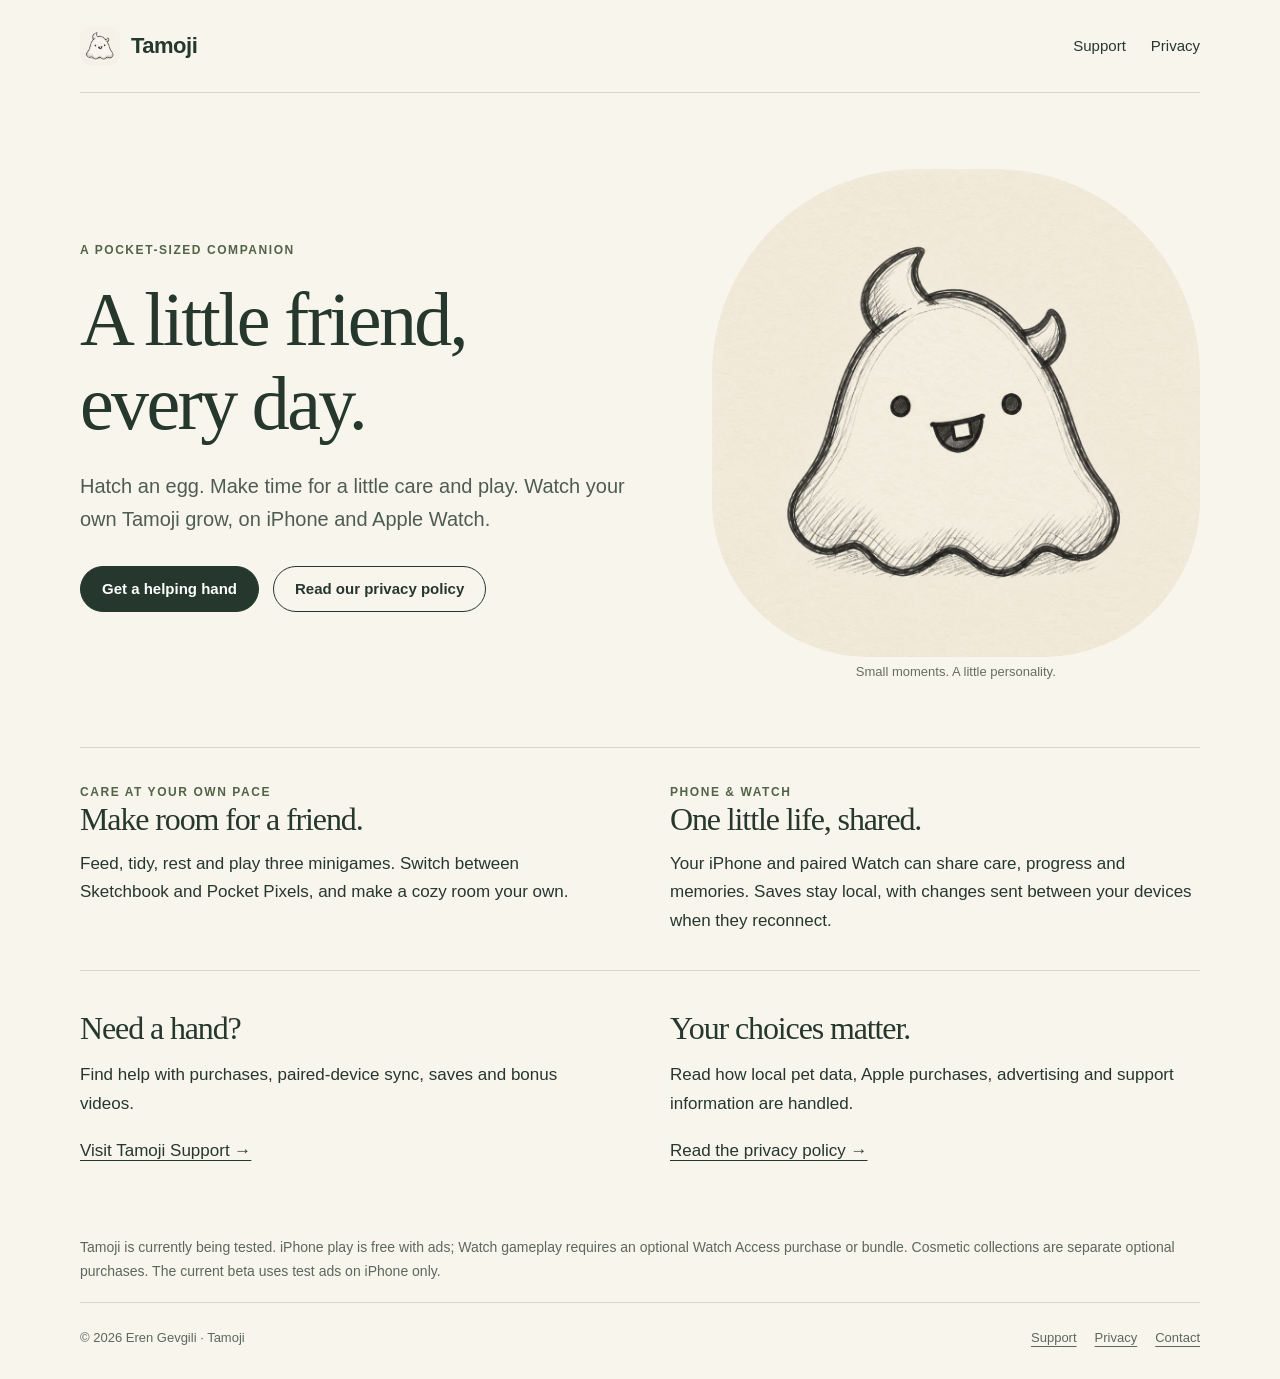
<file: index.html>
<!doctype html><html lang="en"><head><meta charset="utf-8"><meta name="viewport" content="width=device-width, initial-scale=1"><title>Tamoji — A little friend, every day</title><meta name="description" content="Support and privacy information for Tamoji, a virtual pet for iPhone and Apple Watch."><link rel="icon" href="./assets/tamoji.png"><link rel="stylesheet" href="./assets/site.css"><meta name="theme-color" content="#f8f5ed"></head><body><a class="skip" href="#main">Skip to content</a><header><a class="brand" href="./"><img src="./assets/tamoji.png" width="40" height="40" alt="">Tamoji</a><nav aria-label="Main navigation"><a href="./support/">Support</a><a href="./privacy/">Privacy</a></nav></header><main id="main"><section class="hero"><div><p class="eyebrow">A pocket-sized companion</p><h1>A little friend,<br>every day.</h1><p class="lede">Hatch an egg. Make time for a little care and play. Watch your own Tamoji grow, on iPhone and Apple Watch.</p><div class="actions"><a class="button primary" href="support/">Get a helping hand</a><a class="button" href="privacy/">Read our privacy policy</a></div></div><figure class="hero-art"><img src="assets/tamoji.png" alt="Tamoji, a smiling little creature drawn in pencil" width="1024" height="1024"><figcaption class="caption">Small moments. A little personality.</figcaption></figure></section><section class="intro-band"><div><p class="eyebrow">Care at your own pace</p><h2>Make room for a friend.</h2><p>Feed, tidy, rest and play three minigames. Switch between Sketchbook and Pocket Pixels, and make a cozy room your own.</p></div><div><p class="eyebrow">Phone &amp; Watch</p><h2>One little life, shared.</h2><p>Your iPhone and paired Watch can share care, progress and memories. Saves stay local, with changes sent between your devices when they reconnect.</p></div></section><section class="links-section"><div><h2>Need a hand?</h2><p>Find help with purchases, paired-device sync, saves and bonus videos.</p><a href="support/">Visit Tamoji Support →</a></div><div><h2>Your choices matter.</h2><p>Read how local pet data, Apple purchases, advertising and support information are handled.</p><a href="privacy/">Read the privacy policy →</a></div></section><p class="small">Tamoji is currently being tested. iPhone play is free with ads; Watch gameplay requires an optional Watch Access purchase or bundle. Cosmetic collections are separate optional purchases. The current beta uses test ads on iPhone only.</p></main><footer><span>© 2026 Eren Gevgili · Tamoji</span><span><a href="./support/">Support</a><a href="./privacy/">Privacy</a><a href="mailto:support@picklz.app">Contact</a></span></footer></body></html>
</file>
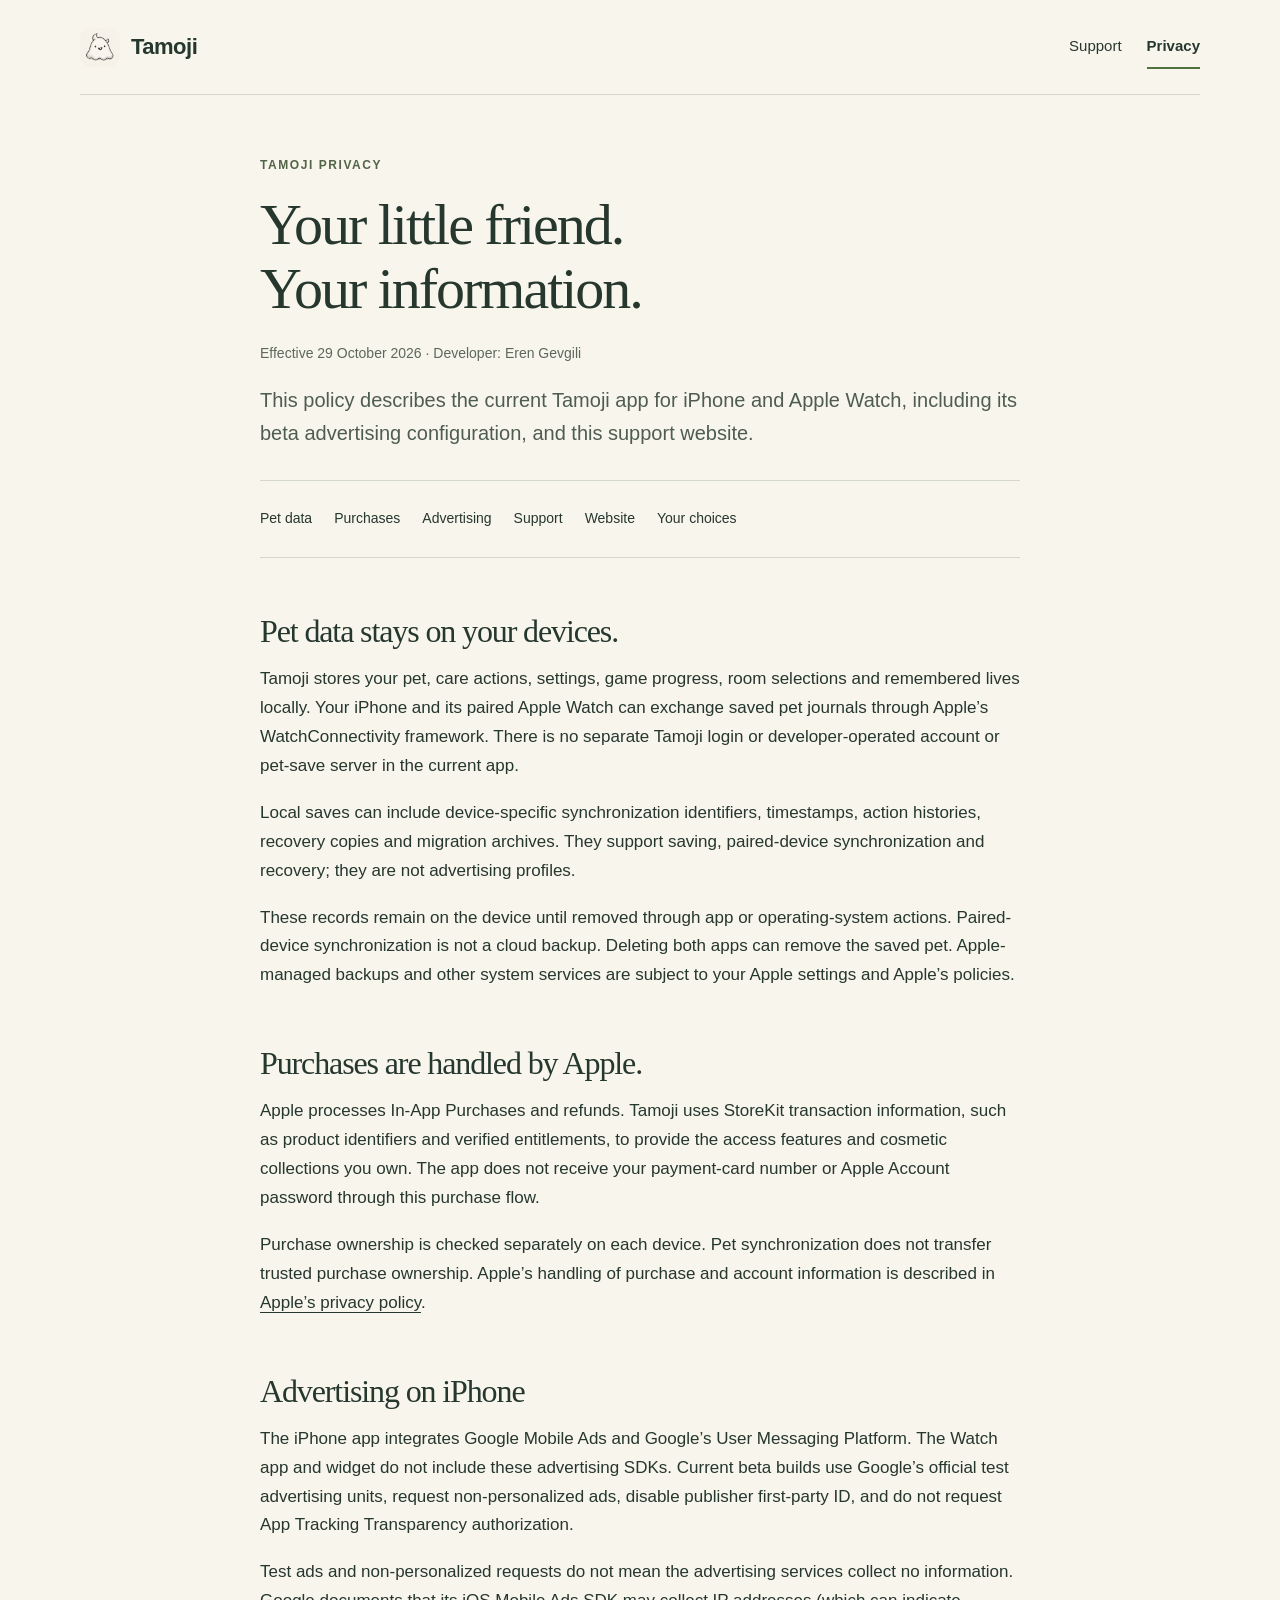
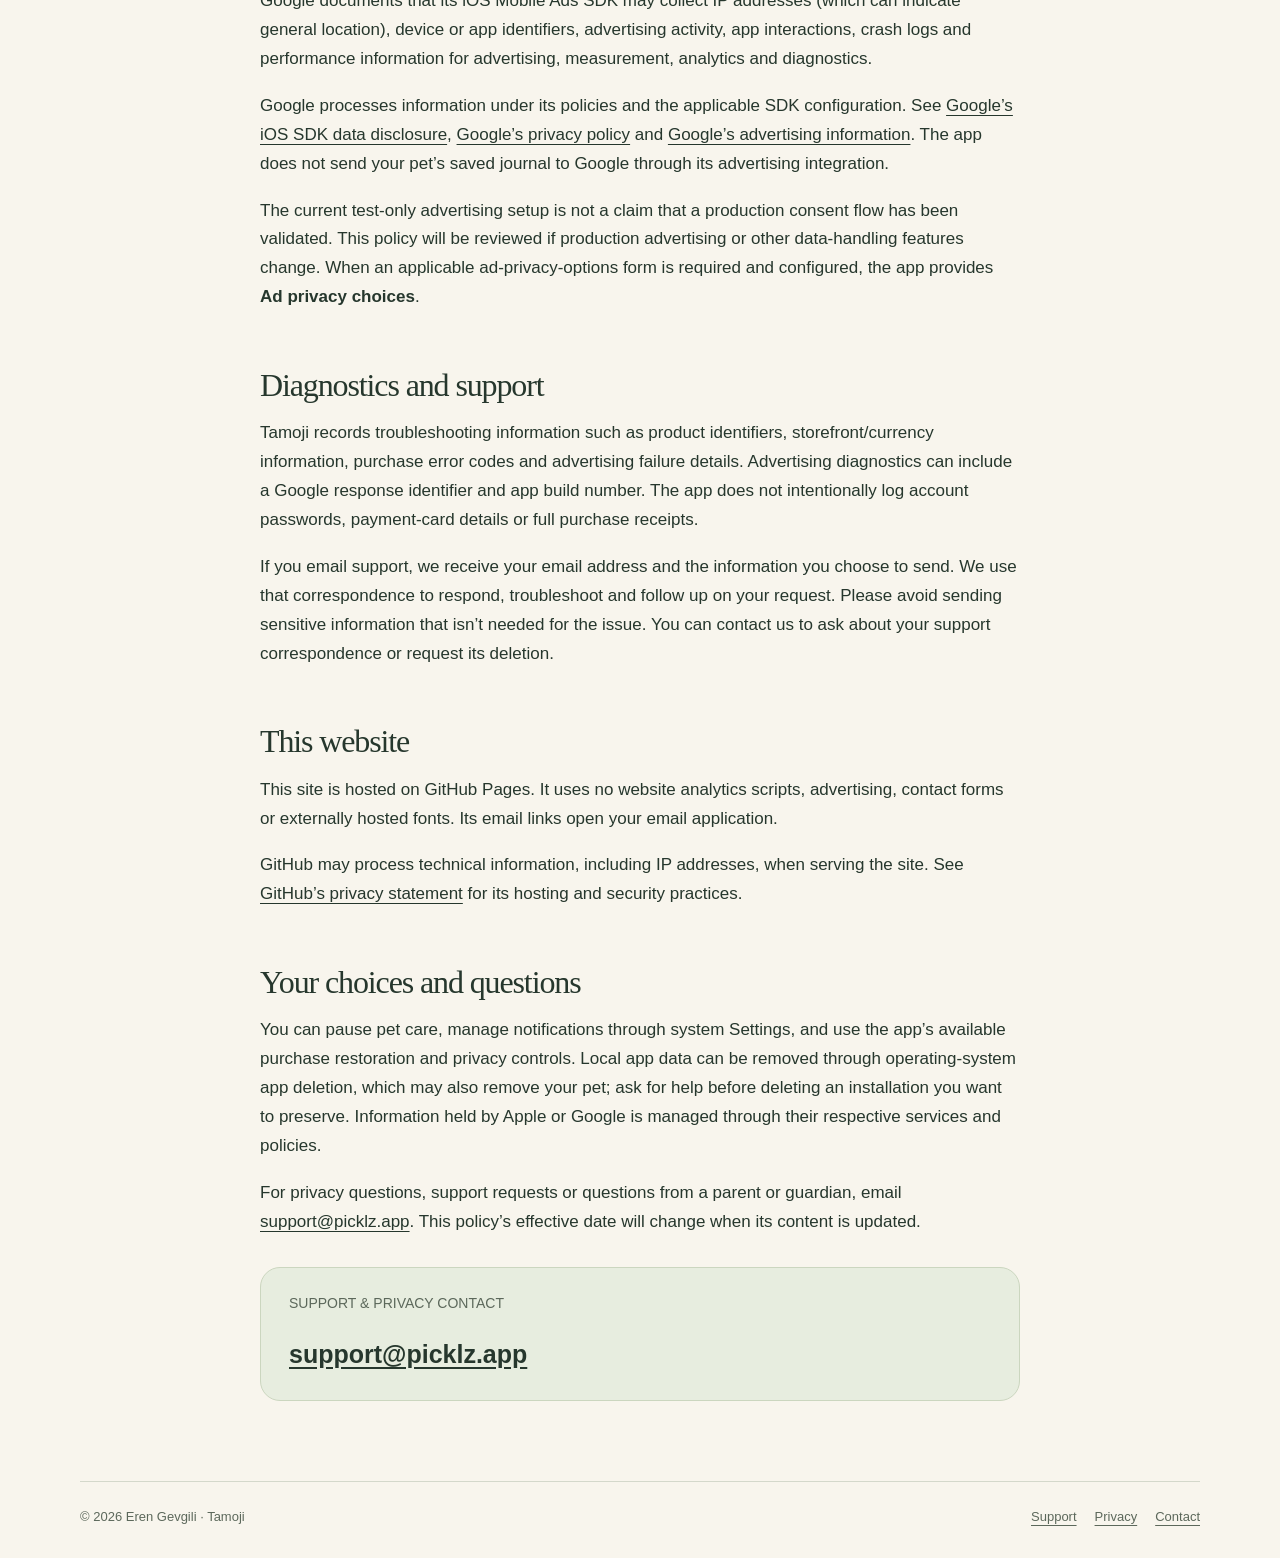
<file: privacy/index.html>
<!doctype html><html lang="en"><head><meta charset="utf-8"><meta name="viewport" content="width=device-width, initial-scale=1"><title>Privacy Policy — Tamoji</title><meta name="description" content="How Tamoji handles local pet saves, purchases, advertising, support and website information."><link rel="icon" href="../assets/tamoji.png"><link rel="stylesheet" href="../assets/site.css"><meta name="theme-color" content="#f8f5ed"></head><body><a class="skip" href="#main">Skip to content</a><header><a class="brand" href="../"><img src="../assets/tamoji.png" width="40" height="40" alt="">Tamoji</a><nav aria-label="Main navigation"><a href="../support/">Support</a><a href="../privacy/" aria-current="page">Privacy</a></nav></header><main id="main"><article class="reading"><p class="eyebrow">Tamoji Privacy</p><h1>Your little friend.<br>Your information.</h1><p class="date">Effective 29 October 2026 · Developer: Eren Gevgili</p><p class="lede">This policy describes the current Tamoji app for iPhone and Apple Watch, including its beta advertising configuration, and this support website.</p><nav class="toc" aria-label="Privacy policy sections"><a href="#pet">Pet data</a><a href="#purchases">Purchases</a><a href="#ads">Advertising</a><a href="#support">Support</a><a href="#website">Website</a><a href="#choices">Your choices</a></nav><h2 id="pet">Pet data stays on your devices.</h2><p>Tamoji stores your pet, care actions, settings, game progress, room selections and remembered lives locally. Your iPhone and its paired Apple Watch can exchange saved pet journals through Apple’s WatchConnectivity framework. There is no separate Tamoji login or developer-operated account or pet-save server in the current app.</p><p>Local saves can include device-specific synchronization identifiers, timestamps, action histories, recovery copies and migration archives. They support saving, paired-device synchronization and recovery; they are not advertising profiles.</p><p>These records remain on the device until removed through app or operating-system actions. Paired-device synchronization is not a cloud backup. Deleting both apps can remove the saved pet. Apple-managed backups and other system services are subject to your Apple settings and Apple’s policies.</p><h2 id="purchases">Purchases are handled by Apple.</h2><p>Apple processes In-App Purchases and refunds. Tamoji uses StoreKit transaction information, such as product identifiers and verified entitlements, to provide the access features and cosmetic collections you own. The app does not receive your payment-card number or Apple Account password through this purchase flow.</p><p>Purchase ownership is checked separately on each device. Pet synchronization does not transfer trusted purchase ownership. Apple’s handling of purchase and account information is described in <a href="https://www.apple.com/legal/privacy/">Apple’s privacy policy</a>.</p><h2 id="ads">Advertising on iPhone</h2><p>The iPhone app integrates Google Mobile Ads and Google’s User Messaging Platform. The Watch app and widget do not include these advertising SDKs. Current beta builds use Google’s official test advertising units, request non-personalized ads, disable publisher first-party ID, and do not request App Tracking Transparency authorization.</p><p>Test ads and non-personalized requests do not mean the advertising services collect no information. Google documents that its iOS Mobile Ads SDK may collect IP addresses (which can indicate general location), device or app identifiers, advertising activity, app interactions, crash logs and performance information for advertising, measurement, analytics and diagnostics.</p><p>Google processes information under its policies and the applicable SDK configuration. See <a href="https://developers.google.com/admob/ios/privacy/data-disclosure">Google’s iOS SDK data disclosure</a>, <a href="https://policies.google.com/privacy">Google’s privacy policy</a> and <a href="https://policies.google.com/technologies/ads">Google’s advertising information</a>. The app does not send your pet’s saved journal to Google through its advertising integration.</p><p>The current test-only advertising setup is not a claim that a production consent flow has been validated. This policy will be reviewed if production advertising or other data-handling features change. When an applicable ad-privacy-options form is required and configured, the app provides <strong>Ad privacy choices</strong>.</p><h2 id="support">Diagnostics and support</h2><p>Tamoji records troubleshooting information such as product identifiers, storefront/currency information, purchase error codes and advertising failure details. Advertising diagnostics can include a Google response identifier and app build number. The app does not intentionally log account passwords, payment-card details or full purchase receipts.</p><p>If you email support, we receive your email address and the information you choose to send. We use that correspondence to respond, troubleshoot and follow up on your request. Please avoid sending sensitive information that isn’t needed for the issue. You can contact us to ask about your support correspondence or request its deletion.</p><h2 id="website">This website</h2><p>This site is hosted on GitHub Pages. It uses no website analytics scripts, advertising, contact forms or externally hosted fonts. Its email links open your email application.</p><p>GitHub may process technical information, including IP addresses, when serving the site. See <a href="https://docs.github.com/en/site-policy/privacy-policies/github-general-privacy-statement">GitHub’s privacy statement</a> for its hosting and security practices.</p><h2 id="choices">Your choices and questions</h2><p>You can pause pet care, manage notifications through system Settings, and use the app’s available purchase restoration and privacy controls. Local app data can be removed through operating-system app deletion, which may also remove your pet; ask for help before deleting an installation you want to preserve. Information held by Apple or Google is managed through their respective services and policies.</p><p>For privacy questions, support requests or questions from a parent or guardian, email <a href="mailto:support@picklz.app">support@picklz.app</a>. This policy’s effective date will change when its content is updated.</p><div class="contact"><p class="small">SUPPORT &amp; PRIVACY CONTACT</p><a href="mailto:support@picklz.app?subject=Tamoji%20privacy">support@picklz.app</a></div></article></main><footer><span>© 2026 Eren Gevgili · Tamoji</span><span><a href="../support/">Support</a><a href="../privacy/">Privacy</a><a href="mailto:support@picklz.app">Contact</a></span></footer></body></html>
</file>
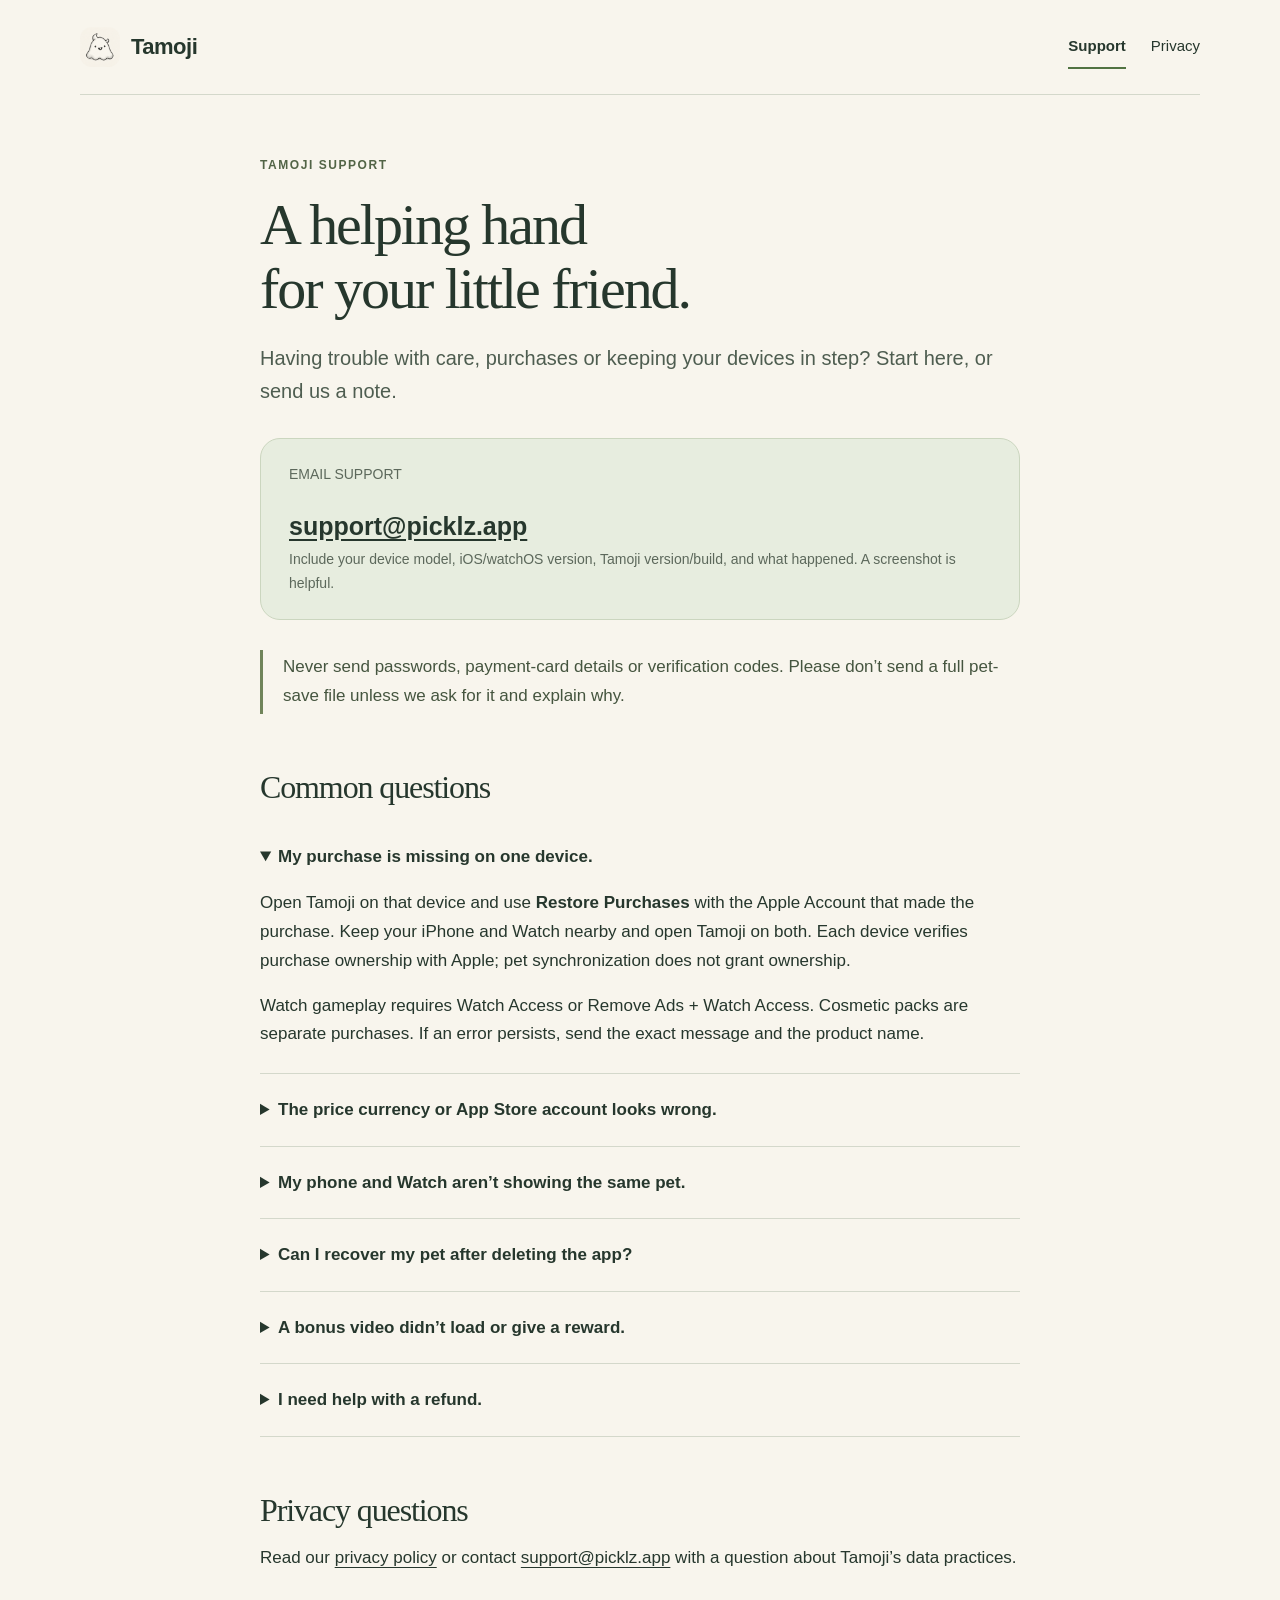
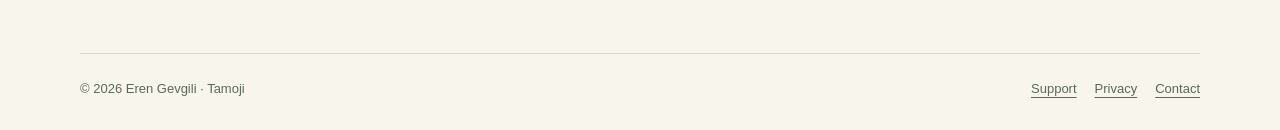
<file: support/index.html>
<!doctype html><html lang="en"><head><meta charset="utf-8"><meta name="viewport" content="width=device-width, initial-scale=1"><title>Support — Tamoji</title><meta name="description" content="Get help with Tamoji purchases, saves, phone and Watch sync, and bonus videos."><link rel="icon" href="../assets/tamoji.png"><link rel="stylesheet" href="../assets/site.css"><meta name="theme-color" content="#f8f5ed"></head><body><a class="skip" href="#main">Skip to content</a><header><a class="brand" href="../"><img src="../assets/tamoji.png" width="40" height="40" alt="">Tamoji</a><nav aria-label="Main navigation"><a href="../support/" aria-current="page">Support</a><a href="../privacy/">Privacy</a></nav></header><main id="main"><article class="reading"><p class="eyebrow">Tamoji Support</p><h1>A helping hand<br>for your little friend.</h1><p class="lede">Having trouble with care, purchases or keeping your devices in step? Start here, or send us a note.</p><div class="contact"><p class="small">EMAIL SUPPORT</p><a href="mailto:support@picklz.app?subject=Tamoji%20support">support@picklz.app</a><p class="small">Include your device model, iOS/watchOS version, Tamoji version/build, and what happened. A screenshot is helpful.</p></div><p class="note">Never send passwords, payment-card details or verification codes. Please don’t send a full pet-save file unless we ask for it and explain why.</p><h2>Common questions</h2><details open><summary>My purchase is missing on one device.</summary><p>Open Tamoji on that device and use <strong>Restore Purchases</strong> with the Apple Account that made the purchase. Keep your iPhone and Watch nearby and open Tamoji on both. Each device verifies purchase ownership with Apple; pet synchronization does not grant ownership.</p><p>Watch gameplay requires Watch Access or Remove Ads + Watch Access. Cosmetic packs are separate purchases. If an error persists, send the exact message and the product name.</p></details><details><summary>The price currency or App Store account looks wrong.</summary><p>Tamoji displays prices provided by Apple. Reopen the app and use the retry option shown on the purchase screen, if available. For a sandbox beta, confirm the tester and storefront match your intended test account. Don’t change your personal Apple Account’s country as a first troubleshooting step. Send us the complete alert, including any country it names.</p></details><details><summary>My phone and Watch aren’t showing the same pet.</summary><p>Keep the paired devices nearby with Bluetooth and Wi-Fi enabled, and open Tamoji on both. Background delivery is managed by the system and may take time. Both apps must use compatible versions.</p><p>If both devices already had pets, open <strong>Settings → Your shared friend</strong> to inspect the selection and recovery options. Don’t delete either app to troubleshoot a missing pet.</p></details><details><summary>Can I recover my pet after deleting the app?</summary><p>Pet saves and recovery copies are stored locally. Phone–Watch sync is not an account-based cloud backup. Deleting both installations can remove your pet. Contact us before uninstalling an app to fix a save issue.</p></details><details><summary>A bonus video didn’t load or give a reward.</summary><p>Rewarded bonuses require the video provider’s earned-reward callback. Cancelling a video or a failed load does not grant a bonus. If the error includes <strong>Video details</strong>, send its diagnostic code and build number, plus whether you were using Wi-Fi or cellular. Don’t include account credentials.</p></details><details><summary>I need help with a refund.</summary><p>Apple handles App Store payments and refunds. You can review your purchases and request help through <a href="https://reportaproblem.apple.com/">Apple’s purchase support</a>. We can help investigate missing access, but we don’t receive your payment-card details or process Apple refunds ourselves.</p></details><h2>Privacy questions</h2><p>Read our <a href="../privacy/">privacy policy</a> or contact <a href="mailto:support@picklz.app">support@picklz.app</a> with a question about Tamoji’s data practices.</p></article></main><footer><span>© 2026 Eren Gevgili · Tamoji</span><span><a href="../support/">Support</a><a href="../privacy/">Privacy</a><a href="mailto:support@picklz.app">Contact</a></span></footer></body></html>
</file>
<file: assets/site.css>
*{box-sizing:border-box}html{color-scheme:light;scroll-behavior:smooth}body{margin:0;background:#f8f5ed;color:#26372d;font:17px/1.7 -apple-system,BlinkMacSystemFont,"Segoe UI",sans-serif}a{color:inherit;text-underline-offset:4px}a:hover{color:#405f37}a:focus-visible,summary:focus-visible{outline:3px solid #517342;outline-offset:5px;border-radius:3px}.skip{position:absolute;left:1rem;top:-5rem;background:#26372d;color:white;padding:.7rem 1rem;z-index:10}.skip:focus{top:1rem}header,main,footer{width:min(1120px,calc(100% - 48px));margin:auto}header{display:flex;align-items:center;justify-content:space-between;padding:25px 0;border-bottom:1px solid #d4d8cb;gap:20px}.brand{display:flex;align-items:center;gap:11px;text-decoration:none;font-size:22px;font-weight:700;letter-spacing:-.5px}.brand img{width:40px;height:40px;border-radius:12px}nav{display:flex;gap:25px;font-size:15px}nav a{text-decoration:none;padding:8px 0}nav a[aria-current=page]{font-weight:700;border-bottom:2px solid #517342}.hero{display:grid;grid-template-columns:1.15fr 1fr;gap:70px;align-items:center;padding:76px 0 64px}.eyebrow{text-transform:uppercase;letter-spacing:.13em;font-size:12px;font-weight:700;color:#526446}h1,h2,h3{font-family:Georgia,"Times New Roman",serif;line-height:1.1;font-weight:400;letter-spacing:-.035em}h1{font-size:clamp(42px,6.8vw,76px);margin:18px 0 24px}h2{font-size:32px;margin:40px 0 16px}h3{font-size:24px;margin:26px 0 10px}p{margin:0 0 18px}.lede{font-size:20px;line-height:1.65;color:#4e5d50}.hero-art{position:relative;margin:0}.hero-art img{display:block;width:100%;height:auto;border-radius:42% 42% 32% 32%;mix-blend-mode:multiply}.caption{font-size:13px;text-align:center;color:#64705f;margin-top:4px}.actions{display:flex;gap:14px;flex-wrap:wrap;margin:30px 0 0}.button{display:inline-block;min-height:46px;border:1px solid #26372d;border-radius:99px;padding:9px 21px;text-decoration:none;font-size:15px;font-weight:600}.button.primary{background:#26372d;color:#fff}.button:hover{background:#e5ebdf;color:#26372d}.intro-band{padding:34px 0;border-top:1px solid #d4d8cb;border-bottom:1px solid #d4d8cb;display:grid;grid-template-columns:1fr 1fr;gap:60px}.intro-band h2{margin:0 0 12px}.intro-band p{margin:0}.links-section{display:grid;grid-template-columns:1fr 1fr;gap:60px;padding:40px 0 70px}.links-section h2{margin:0 0 15px}.small{font-size:14px;color:#5c685b}.reading{max-width:760px;margin:60px auto 80px}.reading h1{font-size:clamp(42px,6vw,58px);margin-bottom:22px}.reading h2{padding-top:16px;scroll-margin-top:30px}.contact{background:#e7eddf;border:1px solid #cbd6bf;border-radius:20px;padding:24px 28px;margin:30px 0}.contact a{font-size:clamp(19px,4.7vw,25px);font-weight:600;overflow-wrap:anywhere}.contact p:last-child{margin-bottom:0}.toc{display:flex;gap:8px 22px;flex-wrap:wrap;font-size:14px;border-block:1px solid #d4d8cb;padding:18px 0;margin:30px 0}.note{border-left:3px solid #70845a;padding:3px 0 3px 20px;color:#45553f;margin:25px 0}details{border-bottom:1px solid #d4d8cb;padding:20px 0}summary{cursor:pointer;font-weight:600;padding:3px 0;line-height:1.5}details p{margin:16px 0 4px}ul,ol{padding-left:24px}li{padding-left:3px;margin:8px 0}footer{border-top:1px solid #d4d8cb;padding:24px 0 30px;display:flex;justify-content:space-between;gap:20px;flex-wrap:wrap;font-size:13px;color:#5c685b}footer a{margin-left:18px}.plain-list{list-style:none;padding:0}.plain-list li{padding:12px 0;border-bottom:1px solid #d4d8cb}.plain-list strong{display:block;color:#26372d}.date{font-size:14px;color:#5c685b}@media(max-width:700px){header,main,footer{width:calc(100% - 36px)}header{padding:18px 0;gap:14px}.brand{font-size:20px}.brand img{width:33px;height:33px}nav{gap:15px;font-size:14px}.hero{padding:42px 0;grid-template-columns:1fr;gap:15px}.hero-art{max-width:330px;margin:auto}.hero-art img{width:100%}.hero h1{max-width:13ch}.intro-band,.links-section{grid-template-columns:1fr;gap:30px;padding:30px 0}.reading{margin:38px auto 55px}.lede{font-size:18px}.contact{padding:21px}.reading h2{font-size:29px}footer a{margin:0 16px 0 0}}@media(prefers-reduced-motion:reduce){html{scroll-behavior:auto}}
</file>
